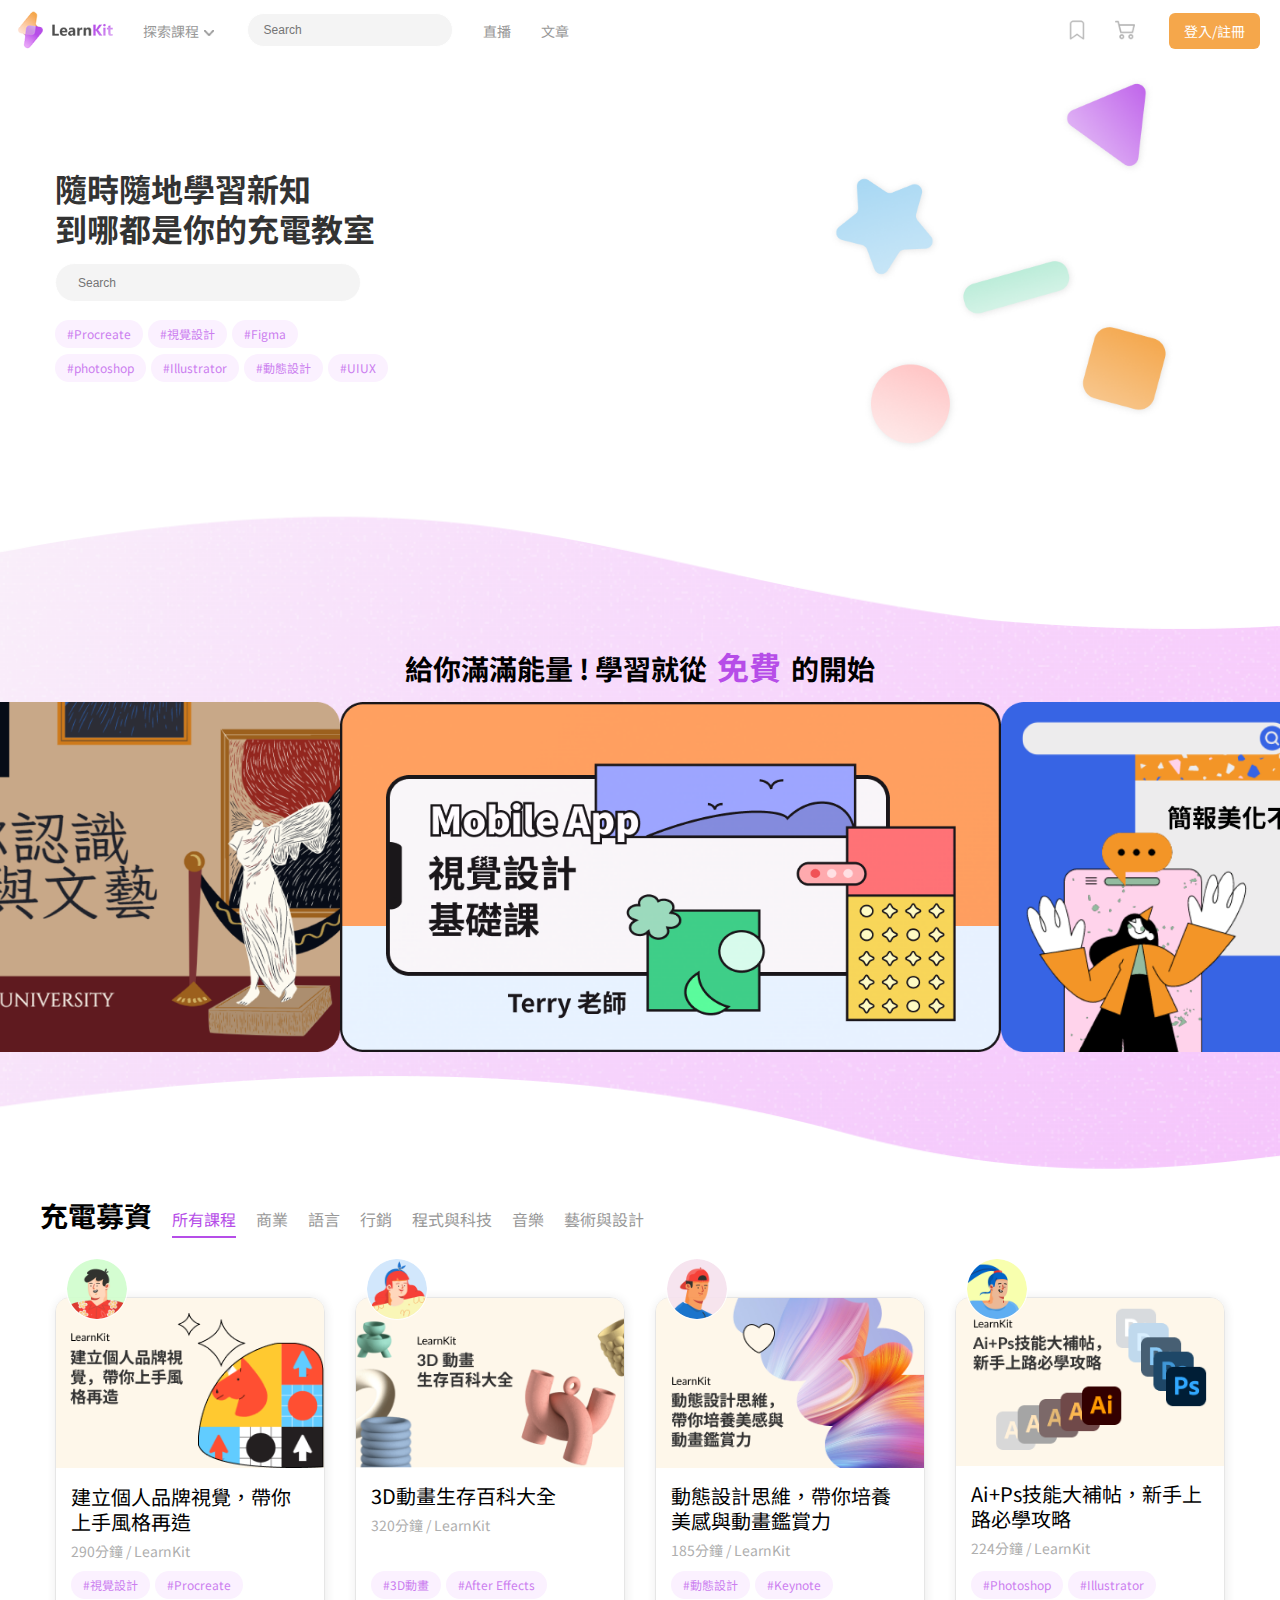
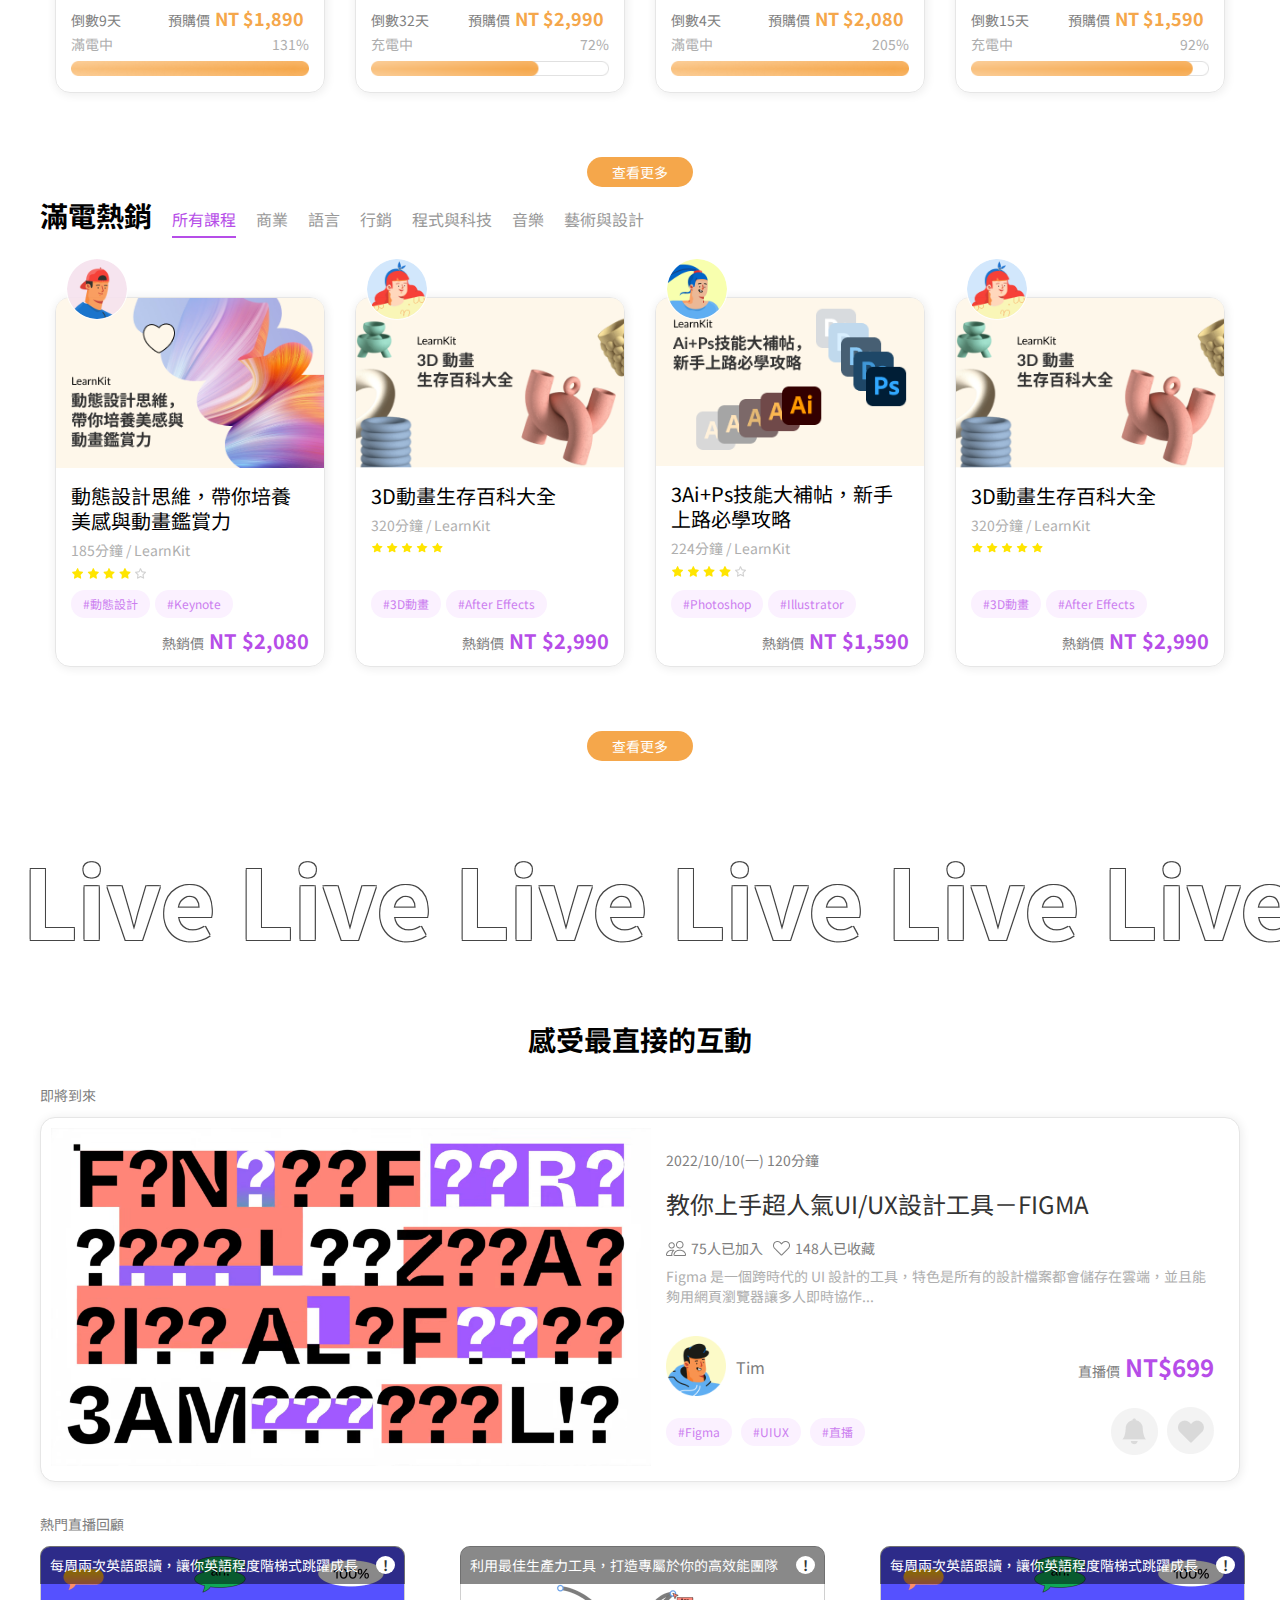
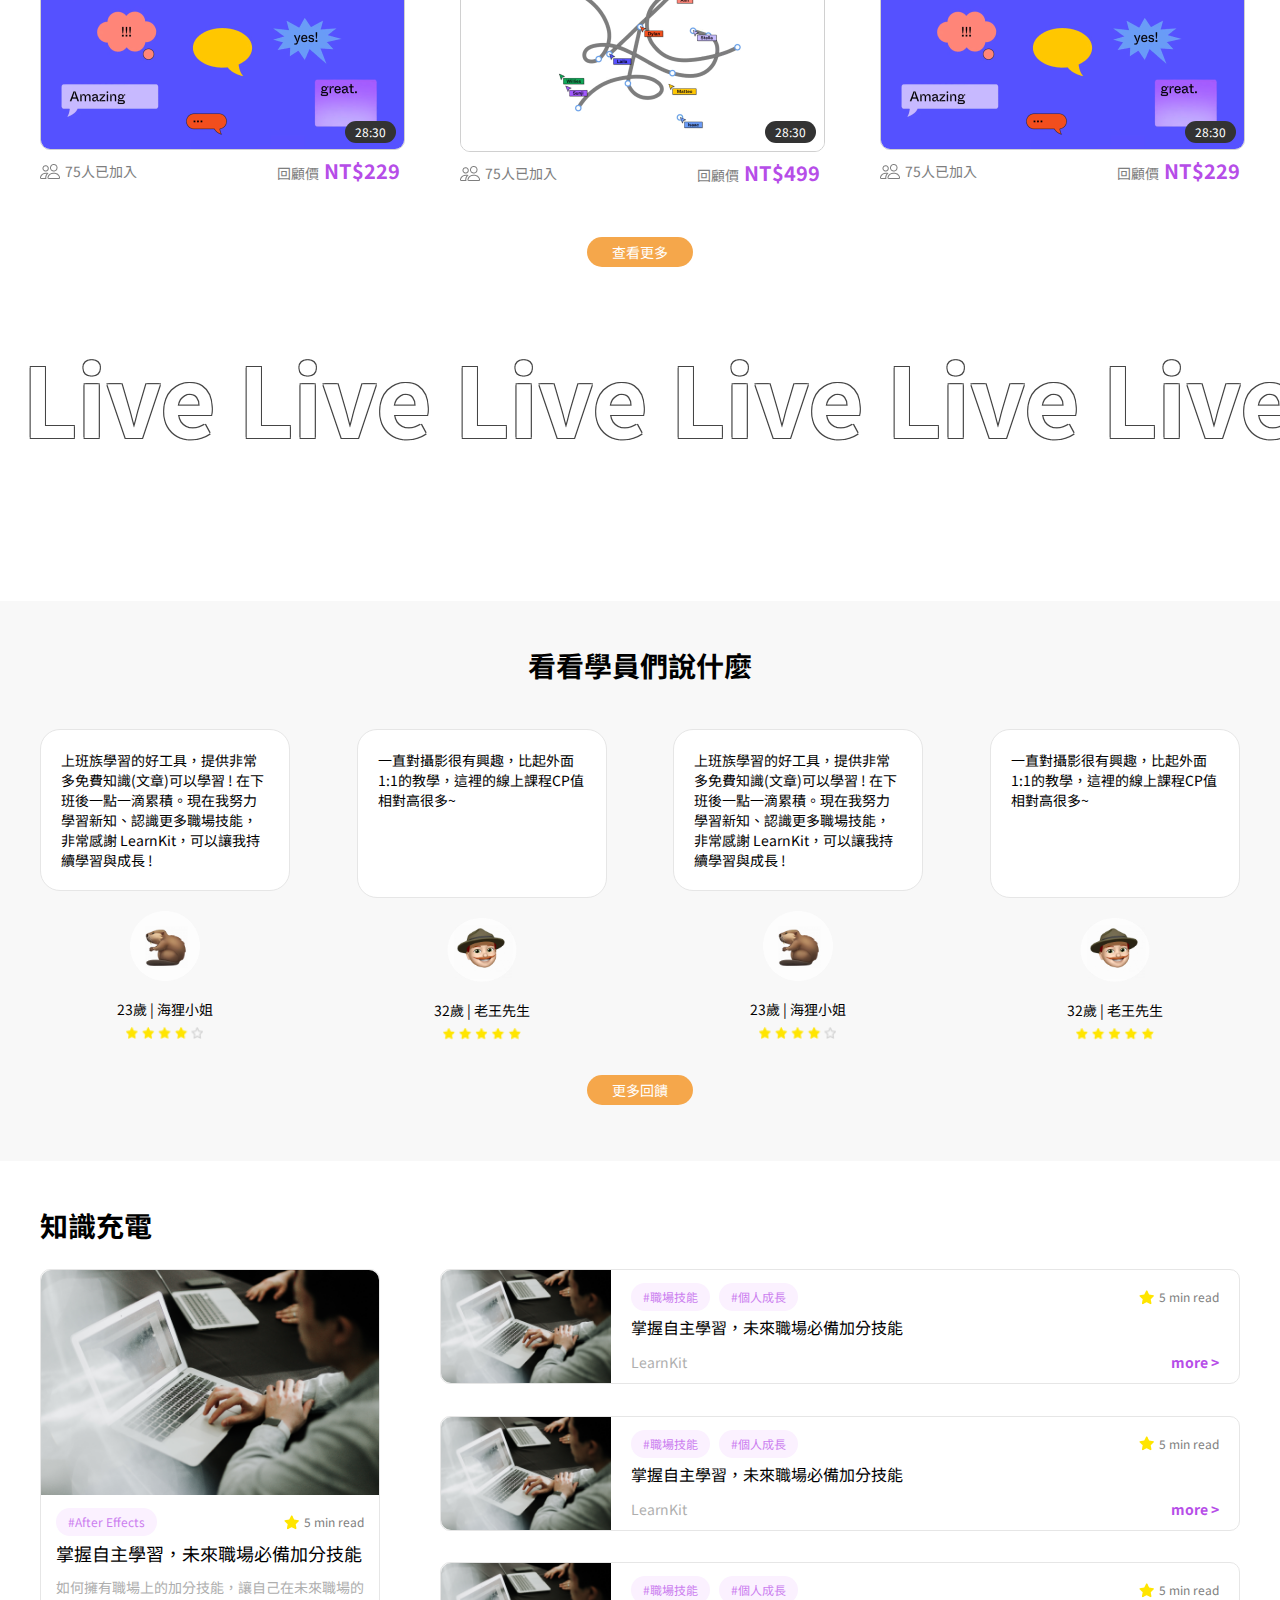
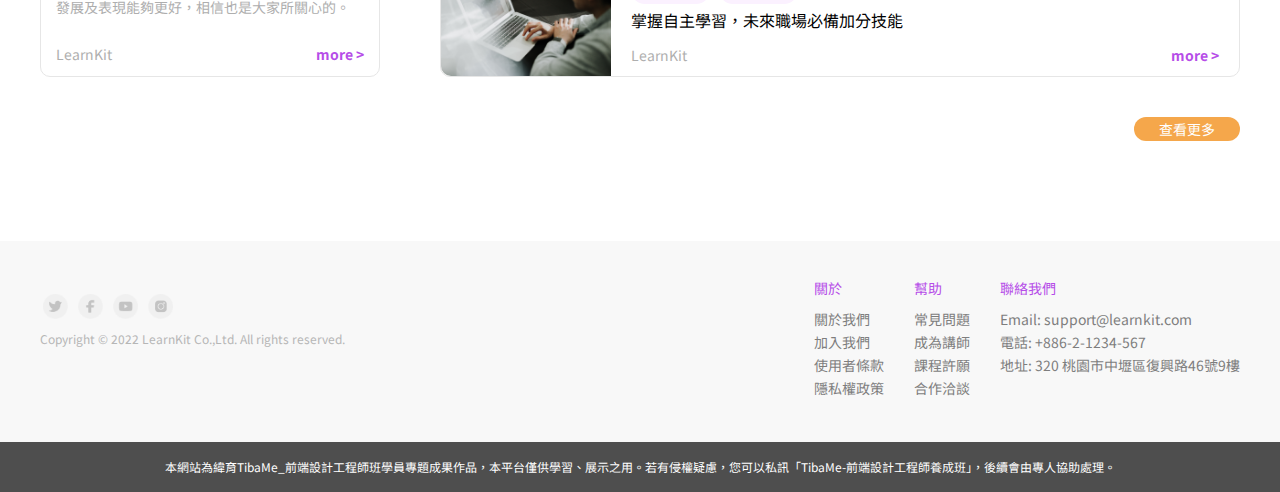
<file: index.html>
<!DOCTYPE html>
<html lang="en">
<head>
    <meta charset="UTF-8">
    <meta http-equiv="X-UA-Compatible" content="IE=edge">
    <meta name="viewport" content="width=device-width, initial-scale=1.0">
    <title>Document</title>
    <link rel="stylesheet" href="reset.css">
    <link rel="stylesheet" href="style.css">
    <!-- <link rel="stylesheet" href="https://cdnjs.cloudflare.com/ajax/libs/slick-carousel/1.8.1/slick.css"> -->
</head>
<body>
    <section class="header">
        <nav class="main-nav">
                <ul class="nav-item nav-item-left">
                    <img class="logo" src="./img_src/logo_140px.png" alt="">
                    <li class="scroll-nav">
                        <a href="#">探索課程<img src="./img_src/angle_down.png" alt=""></span></a>
                        <ul class="scroll-bar">
                            <li><a href="./allcourse.html">所有課程</a></li>
                            <li><a href="#">商業</a></li>
                            <li><a href="#">行銷</a></li>
                            <li><a href="#">語言</a></li>
                            <li><a href="#">程式與科技</a></li>
                            <li><a href="#">音樂</a></li>
                            <li><a href="#">藝術與設計</a></li>
                            <li><a href="#">生活品味</a></li>
                        </ul>
                    </li>
                    <li><input inputmode="search" placeholder="    Search" type="text"></li>
                    <li><a href="#">直播</a></li>
                    <li><a href="#">文章</a></li>
                </ul>
                <ul class="nav-item nav-item-right">
                    <li><img class="saved" src="./img_src/saved_48px.png" alt=""><a href="#"></a></li>
                    <li><img class="cart" src="./img_src/shopping-cart_48px.png" alt=""><a href="#"></a></li>
                    <li><a class="nav-login" href="./login-signup.html">登入/註冊</a></li>
                </ul>
        </nav>
    </section>
    <section class="container-1">
        <div class="learnwhere">
            <div class="learnwhere-item">
                <div class="learwhere-item-left">
                    <h1>隨時隨地學習新知<br>到哪都是你的充電教室</h1>
                    <input inputmode="search" placeholder="      Search" type="text">
                    <div class="hashtag">
                        <a href="#">#Procreate</a>
                        <a href="#">#視覺設計</a>
                        <a href="#">#Figma</a>
                    </div>
                    <div class="hashtag">
                        <a href="#">#photoshop</a>
                        <a href="#">#Illustrator</a>
                        <a href="#">#動態設計</a>
                        <a href="#">#UIUX</a>
                    </div>
                </div>
                <div class="learnwhere-item-right">
                    <img src="./img_src/learnwhere_right.png">
                </div>
            </div>
        </div>
    </section>
    <section class="container-2">
        <div class="freecourse">
            <div class="freecourse-title">
                <h2>給你滿滿能量 ! 學習就從<span>免費</span>的開始</h2>
            </div>
            <div class="freecourse-slider">
                <div><img src="./img_src/testcourse_left.png" alt=""><a href="./course_01.html"></a></div>
                <div><img src="./img_src/course_02.png" alt=""><a href="./course_01.html"></a></div>
                <div><img src="./img_src/testcourse_right.png" alt=""><a href="./course_01.html"></a></div>
            </div>
        </div>
    </section>
    <section class="container-3">
        <div class="upcoming">
            <div class="upcoming-title">
                <h2>充電募資</h2>
                <ul>
                    <li class="all"><a href="#">所有課程</a></li>
                    <li><a href="#">商業</a></li>
                    <li><a href="#">語言</a></li>
                    <li><a href="#">行銷</a></li>
                    <li><a href="#">程式與科技</a></li>
                    <li><a href="#">音樂</a></li>
                    <li><a href="#">藝術與設計</a></li>
                </ul>
            </div>
            <div class="card-wrap">
                <div class="card-list">
                    <img class="speaker" src="./img_src/speaker_03.png" alt="">
                    <a href="./course_01.html"><img class="card-image" src="./img_src/course_06.png" alt=""></a>
                    <div class="card-content">
                        <div class="flex-grow">
                            <h4>建立個人品牌視覺，帶你上手風格再造</h4>
                            <p class="time-speaker">290分鐘 / LearnKit</p>
                        </div>
                        <div class="flex-g-bar">
                            <div class="card-tag">
                                <div class="hashtag"><a href="#">#視覺設計</a></div>
                                <div class="hashtag"><a href="#">#Procreate</a></div>
                            </div>
                            <div class="card-date-price">
                                <p>倒數9天</p>
                                <p>預購價<span>NT $1,890</span></p>
                            </div>
                            <div class="card-ptage">
                                <p>滿電中</p>
                                <p>131%</p>
                            </div>
                            <img class="card-runbar" src="./img_src/runbar_02.png" alt="">
                        </div>
                    </div>
                </div>
                <div class="card-list">
                    <img class="speaker" src="./img_src/speaker_01.png" alt="">
                    <img class="card-image" src="./img_src/course_05.png" alt="">
                    <div class="card-content">
                        <div class="flex-grow">
                            <h4>3D動畫生存百科大全</h4>
                            <p class="time-speaker">320分鐘 / LearnKit</p>
                        </div>
                        <div class="flex-g-bar">
                            <div class="card-tag">
                                <div class="hashtag"><a href="#">#3D動畫</a></div>
                                <div class="hashtag"><a href="#">#After Effects</a></div>
                            </div>
                            <div class="card-date-price">
                                <p>倒數32天</p>
                                <p>預購價<span>NT $2,990</span></p>
                            </div>
                            <div class="card-ptage">
                                <p>充電中</p>
                                <p>72%</p>
                            </div>
                            <img class="card-runbar" src="./img_src/runbar_01.png" alt="">
                        </div>
                    </div>
                </div>
                <div class="card-list">
                    <img class="speaker" src="./img_src/speaker_02.png" alt="">
                    <img class="card-image" src="./img_src/course_07.png" alt="">
                    <div class="card-content">
                        <div class="flex-grow">
                            <h4>動態設計思維，帶你培養美感與動畫鑑賞力</h4>
                            <p class="time-speaker">185分鐘 / LearnKit</p>
                        </div>
                        <div class="flex-g-bar">
                            <div class="card-tag">
                                <div class="hashtag"><a href="#">#動態設計</a></div>
                                <div class="hashtag"><a href="#">#Keynote</a></div>
                            </div>
                            <div class="card-date-price">
                                    <p>倒數4天</p>
                                    <p>預購價<span>NT $2,080</span></p>
                                </div>
                            <div class="card-ptage">
                                <p>滿電中</p>
                                <p>205%</p>
                            </div>
                            <img class="card-runbar" src="./img_src/runbar_02.png" alt="">
                        </div>
                    </div>
                </div>
                <div class="card-list">
                    <img class="speaker" src="./img_src/speaker_04.png" alt="">
                    <img class="card-image" src="./img_src/course_08.png" alt="">
                    <div class="card-content">
                        <div class="flex-grow">
                            <h4>Ai+Ps技能大補帖，新手上路必學攻略</h4>
                            <p class="time-speaker">224分鐘 / LearnKit</p>
                        </div>
                        <div class="flex-g-bar">
                            <div class="card-tag">
                                <div class="hashtag"><a href="#">#Photoshop</a></div>
                                <div class="hashtag"><a href="#">#Illustrator</a></div>
                            </div>  
                            <div class="card-date-price">
                                <p>倒數15天</p>
                                <p>預購價<span>NT $1,590</span></p>
                            </div>
                            <div class="card-ptage">
                                <p>充電中</p>
                                <p>92%</p>
                            </div>
                            <img class="card-runbar" src="./img_src/runbar_03.png" alt="">
                        </div>
                    </div>
                </div>
            </div>
            <div class="more-btn upcoming-more">
                <a href="./allcourse.html">查看更多</a>
            </div>
        </div>
                </div>
            </div>
        </div>
    </section>
    <section class="container-4">
        <div class="upcoming">
            <div class="upcoming-title">
                <h2>滿電熱銷</h2>
                <ul>
                    <li class="all"><a href="#">所有課程</a></li>
                    <li><a href="#">商業</a></li>
                    <li><a href="#">語言</a></li>
                    <li><a href="#">行銷</a></li>
                    <li><a href="#">程式與科技</a></li>
                    <li><a href="#">音樂</a></li>
                    <li><a href="#">藝術與設計</a></li>
                </ul>
            </div>
            <div class="card-wrap">
                <div class="card-list">
                    <img class="speaker" src="./img_src/speaker_02.png" alt="">
                    <img class="card-image" src="./img_src/course_07.png" alt="">
                    <div class="card-content">
                        <div class="flex-grow">
                            <h4>動態設計思維，帶你培養美感與動畫鑑賞力</h4>
                            <p class="time-speaker">185分鐘 / LearnKit</p>
                            <img src="./img_src/feedback-score_4.png" alt="">
                        </div>
                        <div class="flex-g-bar">
                            <div class="card-tag">
                                <div class="hashtag"><a href="#">#動態設計</a></div>
                                <div class="hashtag"><a href="#">#Keynote</a></div>
                            </div>
                                <div class="card-date-price-2">
                                    <p>熱銷價<span> NT $2,080</span></p>
                                </div>
                        </div>
                    </div>
                </div>
                <div class="card-list">
                    <img class="speaker" src="./img_src/speaker_01.png" alt="">
                    <img class="card-image" src="./img_src/course_05.png" alt="">
                    <div class="card-content">
                        <div class="flex-grow">
                            <h4>3D動畫生存百科大全</h4>
                            <p class="time-speaker">320分鐘 / LearnKit</p>
                            <img src="./img_src/feedback-score_5.png" alt="">
                        </div>
                        <div class="flex-g-bar">
                            <div class="card-tag">
                                <div class="hashtag"><a href="#">#3D動畫</a></div>
                                <div class="hashtag"><a href="#">#After Effects</a></div>
                            </div>
                                <div class="card-date-price-2">
                                    <p>熱銷價<span> NT $2,990</span></p>
                                </div>
                        </div>
                    </div>
                </div>
                <div class="card-list">
                    <img class="speaker" src="./img_src/speaker_04.png" alt="">
                    <img class="card-image" src="./img_src/course_08.png" alt="">
                    <div class="card-content">
                        <div class="flex-grow">
                            <h4>3Ai+Ps技能大補帖，新手上路必學攻略</h4>
                            <p class="time-speaker">224分鐘 / LearnKit</p>
                            <img src="./img_src/feedback-score_4.png" alt="">
                        </div>
                        <div class="flex-g-bar">
                            <div class="card-tag">
                                <div class="hashtag"><a href="#">#Photoshop</a></div>
                                <div class="hashtag"><a href="#">#Illustrator</a></div>
                            </div>
                                <div class="card-date-price-2">
                                    <p>熱銷價<span> NT $1,590</span></p>
                                </div>
                        </div>
                    </div>
                </div>
                <div class="card-list">
                    <img class="speaker" src="./img_src/speaker_01.png" alt="">
                    <img class="card-image" src="./img_src/course_05.png" alt="">
                    <div class="card-content">
                        <div class="flex-grow">
                            <h4>3D動畫生存百科大全</h4>
                            <p class="time-speaker">320分鐘 / LearnKit</p>
                            <img src="./img_src/feedback-score_5.png" alt="">
                        </div>
                        <div class="flex-g-bar">
                            <div class="card-tag">
                                <div class="hashtag"><a href="#">#3D動畫</a></div>
                                <div class="hashtag"><a href="#">#After Effects</a></div>
                            </div>
                                <div class="card-date-price-2">
                                    <p>熱銷價<span> NT $2,990</span></p>
                                </div>
                        </div>
                    </div>
                </div>
            </div>
            <div class="more-btn upcoming-more">
                <a href="./allcourse.html">查看更多</a>
            </div>
        </div>
    </section>
    <section class="container-5">
        <div class="live-marquee-top">
            <div class="track-top">
            <div class="marquee-title">&nbsp;Live Live Live Live Live Live Live Live Live Live Live Live Live Live Live Live Live Live Live Live Live Live Live Live Live Live Live Live Live Live Live Live Live Live Live Live Live Live Live Live Live Live Live Live Live Live Live Live Live
            </div>
            </div>
        </div>
        <div class="live">
            <div class="live-title">
                <h2>感受最直接的互動</h2>
            </div>
            <div class="live-title-small">
                <p>即將到來</p>
            </div>
            <div class="live-upcoming">
                <div class="live-upcoming-card">
                    <a href="#"><img class="live-img" src="./img_src/live_01.png" alt=""></a>
                    <div class="live-upcoming-content">
                        <p class="date-time">2022/10/10(一) 120分鐘</p>
                        <a class="title" href="#"><h3>教你上手超人氣UI/UX設計工具－FIGMA</h3></a>
                        <div class="live-join-saved">
                            <div class="join">
                                <img src="./img_src/join-icon.png" alt="">
                                <p>75人已加入</p>
                            </div>
                            <div class="saved">
                                <img src="./img_src/like_icon_03.png" alt="">
                                <p>148人已收藏</p>
                            </div>                            
                        </div>
                        <p class="live-p">Figma 是一個跨時代的 UI 設計的工具，特色是所有的設計檔案都會儲存在雲端，並且能夠用網頁瀏覽器讓多人即時協作...</p>
                        <div class="speaker-price">
                            <div class="speaker">
                                <a href="#"><img src="./img_src/speaker_05.png" alt=""></a>
                                <a href="#">Tim</a>
                            </div>
                            <div class="price">
                                <p>直播價<span> NT$699</span></p>
                            </div>
                        </div>
                        <div class="tag-like-saved">
                            <div class="hashtag">
                                <a href="#">#Figma</a>
                                <a href="#">#UIUX</a>
                                <a href="#">#直播</a>
                            </div>
                            <div class="remind-saved">
                                <a class="btn-remind" href="#"><img src="./img_src/remind-btn.png" alt=""></a>
                                <a class="btn-saved" href="#"><img src="./img_src/like-btn.png" alt=""></a>
                            </div>
                        </div>
                    </div>
                </div>
            </div>
            <div class="live-title-small">
                <p>熱門直播回顧</p>
            </div>
            <div class="live-popular">
                <div class="live-popular-list">
                    <div class="live-title">
                        <a href="#"><p>每周兩次英語跟讀，讓你英語程度階梯式跳躍成長</p></a>
                        <p class="live-detail">!</p>
                    </div>
                    <div class="time">
                        <p>28:30</p>
                    </div>
                    <div class="live-img">
                        <a href="#"><img src="./img_src/live_02.png" alt=""></a>
                    </div>
                    <div class="live-popular-join-price">
                        <div class="join">
                            <img src="./img_src/join-icon.png" alt="">
                            <p>75人已加入</p>
                        </div>
                        <div class="price">
                            <p>回顧價<span> NT$229</span></p>
                        </div>
                    </div>
                </div>
                <div class="live-popular-list">
                    <div class="live-title">
                        <a href="#"><p>利用最佳生產力工具，打造專屬於你的高效能團隊</p></a>
                        <p class="live-detail">!</p>
                    </div>
                    <div class="time">
                        <p>28:30</p>
                    </div>
                    <div class="live-img">
                        <a href="#"><img src="./img_src/live_03.png" alt=""></a>
                    </div>
                    <div class="live-popular-join-price">
                        <div class="join">
                            <img src="./img_src/join-icon.png" alt="">
                            <p>75人已加入</p>
                        </div>
                        <div class="price">
                            <p>回顧價<span> NT$499</span></p>
                        </div>
                    </div>
                </div>
                <div class="live-popular-list">
                    <div class="live-title">
                        <a href="#"><p>每周兩次英語跟讀，讓你英語程度階梯式跳躍成長</p></a>
                        <p class="live-detail">!</p>
                    </div>
                    <div class="time">
                        <p>28:30</p>
                    </div>
                    <div class="live-img">
                        <a href="#"><img src="./img_src/live_02.png" alt=""></a>
                    </div>
                    <div class="live-popular-join-price">
                        <div class="join">
                            <img src="./img_src/join-icon.png" alt="">
                            <p>75人已加入</p>
                        </div>
                        <div class="price">
                            <p>回顧價<span> NT$229</span></p>
                        </div>
                    </div>
                </div>
            </div>
            <div class="more-btn">
                <a href="#">查看更多</a>
            </div>
        </div>
        <div class="live-marquee-bottom">
            <div class="track-bottom">
            <div class="marquee-title">&nbsp;Live Live Live Live Live Live Live Live Live Live Live Live Live Live Live Live Live Live Live Live Live Live Live Live Live Live Live Live Live Live Live Live Live Live Live Live Live Live Live Live Live Live Live Live Live Live Live Live Live
            </div>
            </div>
        </div>
    </section>
    <section class="container-6">
        <div class="feedback">
            <div class="feedback-title">
                <h2>看看學員們說什麼</h2>
            </div>
            <div class="feedback-list">
                <div class="feedback-card">
                    <p class="feedback-content">上班族學習的好工具，提供非常多免費知識(文章)可以學習 ! 在下班後一點一滴累積。現在我努力學習新知、認識更多職場技能，非常感謝 LearnKit，可以讓我持續學習與成長 !</p>
                    <div class="feedback-img"><img src="./img_src/feedback_01.png" alt=""></div>
                    <p>23歲 | 海狸小姐</p>
                    <img class="feedback-score" src="./img_src/feedback-score_4.png" alt="">
                </div>
                <div class="feedback-card">
                    <p class="feedback-content">一直對攝影很有興趣，比起外面1:1的教學，這裡的線上課程CP值相對高很多~</p>
                    <div class="feedback-img"><img src="./img_src/feedback_02.png" alt=""></div>
                    <p>32歲 | 老王先生</p>
                    <img class="feedback-score" src="./img_src/feedback-score_5.png" alt="">
                </div>
                <div class="feedback-card">
                    <p class="feedback-content">上班族學習的好工具，提供非常多免費知識(文章)可以學習 ! 在下班後一點一滴累積。現在我努力學習新知、認識更多職場技能，非常感謝 LearnKit，可以讓我持續學習與成長 !</p>
                    <div class="feedback-img"><img src="./img_src/feedback_01.png" alt=""></div>
                    <p>23歲 | 海狸小姐</p>
                    <img class="feedback-score" src="./img_src/feedback-score_4.png" alt="">
                </div>
                <div class="feedback-card">
                    <p class="feedback-content">一直對攝影很有興趣，比起外面1:1的教學，這裡的線上課程CP值相對高很多~</p>
                    <div class="feedback-img"><img src="./img_src/feedback_02.png" alt=""></div>
                    <p>32歲 | 老王先生</p>
                    <img class="feedback-score" src="./img_src/feedback-score_5.png" alt="">
                </div>
            </div>
            <div class="more-btn">
                <a href="#">更多回饋</a>
            </div>
        </div>
    </section>
    <section class="container-7">
        <div class="article">
            <div class="article-title">
                <h2>知識充電</h2>
            </div>
            <div class="article-wrap">
                <article class="article-left">
                    <img class="article-left-img" src="./img_src/article_01.png" alt="">
                    <div class="article-left-content">
                        <div class="hashtag-readtime">
                            <div class="hashtag">
                                <a href="#">#After Effects</a>
                            </div>
                            <div class="read-time">
                                <img src="./img_src/star_01.png" alt="">
                                <p>5 min read</p>
                            </div>
                        </div>
                        <h4>掌握自主學習，未來職場必備加分技能</h4>
                        <p class="content">如何擁有職場上的加分技能，讓自己在未來職場的發展及表現能夠更好，相信也是大家所關心的。</p>
                        <div class="author-more">
                            <p>LearnKit</p>
                            <p class="more">more ></p>
                        </div>
                    </div>
                </article>
                <article class="article-right">
                    <div class="article-right-card">
                        <div class="article-right-img">
                            <img src="./img_src/article_01.png" alt="">
                        </div>
                        <div class="article-right-content">
                            <div class="hashtag-readtime">
                                <div class="hashtag">
                                    <a href="#">#職場技能</a>
                                    <a href="#">#個人成長</a>
                                </div>
                                <div class="read-time">
                                    <img src="./img_src/star_01.png" alt="">
                                    <p>5 min read</p>
                                </div>
                            </div>
                            <h4>掌握自主學習，未來職場必備加分技能</h4>
                            <div class="author-more">
                                <p>LearnKit</p>
                                <p class="more">more ></p>
                            </div>
                        </div>
                    </div>
                    <div class="article-right-card">
                        <div class="article-right-img">
                            <img src="./img_src/article_01.png" alt="">
                        </div>
                        <div class="article-right-content">
                            <div class="hashtag-readtime">
                                <div class="hashtag">
                                    <a href="#">#職場技能</a>
                                    <a href="#">#個人成長</a>
                                </div>
                                <div class="read-time">
                                    <img src="./img_src/star_01.png" alt="">
                                    <p>5 min read</p>
                                </div>
                            </div>
                            <h4>掌握自主學習，未來職場必備加分技能</h4>
                            <div class="author-more">
                                <p>LearnKit</p>
                                <p class="more">more ></p>
                            </div>
                        </div>
                    </div>
                    <div class="article-right-card">
                        <div class="article-right-img">
                            <img src="./img_src/article_01.png" alt="">
                        </div>
                        <div class="article-right-content">
                            <div class="hashtag-readtime">
                                <div class="hashtag">
                                    <a href="#">#職場技能</a>
                                    <a href="#">#個人成長</a>
                                </div>
                                <div class="read-time">
                                    <img src="./img_src/star_01.png" alt="">
                                    <p>5 min read</p>
                                </div>
                            </div>
                            <h4>掌握自主學習，未來職場必備加分技能</h4>
                            <div class="author-more">
                                <p>LearnKit</p>
                                <p class="more">more ></p>
                            </div>
                        </div>
                    </div>
                </article>
            </div>
            <div class="more-btn">
                <a href="#">查看更多</a>
            </div>
        </div>
    </section>
    <footer class="container-8">
        <div class="footer-wrap">
            <div class="footer-left">
                <div class="footer-brand">
                    <!-- <img class="footer-logo" src="/img_src/logo_140px.png" alt=""> -->
                    <div class="footer-btn-social">
                        <a href=""><img src="./img_src/btn-tw.png" alt=""></a>
                        <a href=""><img src="./img_src/btn-fb.png" alt=""></a>
                        <a href=""><img src="./img_src/btn-yt.png" alt=""></a>
                        <a href=""><img src="./img_src/btn-ig.png" alt=""></a>
                    </div>
                    <div class="copyright">
                        <p>Copyright &copy; 2022 LearnKit Co.,Ltd. All rights reserved.</p>
                    </div>
                </div>
            </div>
            <div class="footer-right">
                <div class="footer-menu">
                    <div class="about-us">
                        <h4>關於</h4>
                        <ul>
                            <li>關於我們</li>
                            <li>加入我們</li>
                            <li>使用者條款</li>
                            <li>隱私權政策</li>
                        </ul>
                    </div>
                    <div class="about-us">
                        <h4>幫助</h4>
                        <ul>
                            <li>常見問題</li>
                            <li>成為講師</li>
                            <li>課程許願</li>
                            <li>合作洽談</li>
                        </ul>
                    </div>
                    <div class="about-us">
                        <h4>聯絡我們</h4>
                        <ul>
                            <li>Email: support@learnkit.com</li>
                            <li>電話: +886-2-1234-567</li>
                            <li>地址: 320 桃園市中壢區復興路46號9樓</li>
                        </ul>
                    </div>
                </div>
            </div>
        </div>
    </footer>
    <div class="personal-project">
        <p>本網站為緯育TibaMe_前端設計工程師班學員專題成果作品，本平台僅供學習、展示之用。若有侵權疑慮，您可以私訊「TibaMe-前端設計工程師養成班」，後續會由專人協助處理。</p>
    </div>
</body>
</html>
</file>
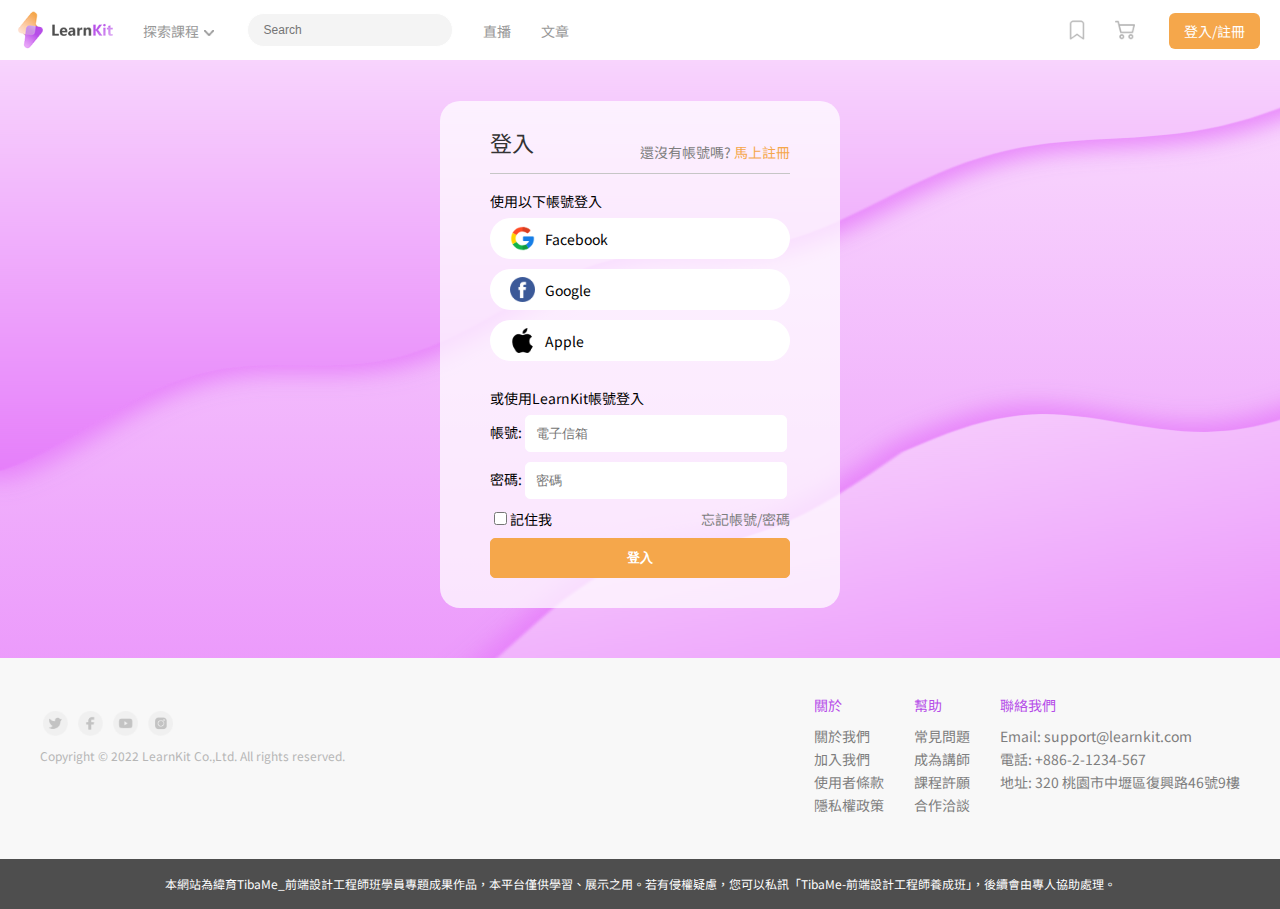
<file: login-signup.html>
<!DOCTYPE html>
<html lang="en">
<head>
    <meta charset="UTF-8">
    <meta http-equiv="X-UA-Compatible" content="IE=edge">
    <meta name="viewport" content="width=device-width, initial-scale=1.0">
    <title>Document</title>
    <link rel="stylesheet" href="reset.css">
    <link rel="stylesheet" href="style.css">
    <style>
        .container-17{
            height: 50px;
        }
        .container-18{
            background-image: url(./img_src/login-background.svg);
            background-attachment: fixed;
            background-size: cover;
            background-repeat: no-repeat;
            display: flex;
            justify-content: center;
        }
        .signup-login-wrap{
            background-color: rgba(255, 255, 255, 0.727);
            width: 400px;
            display: flex;
            justify-content: center;
            margin: 50px 0;
            border-radius: 20px;
        }
        .signup-login{
            width: 300px;
            padding: 30px 0;
        }
        .signup-login .login{
            display: flex;
            justify-content: space-between;
            align-items: center;
            border-bottom: 1px solid #c6c6c6;
        }
        .signup-login .login-title{
            color: #333;
            font-size: 22px;
            margin-bottom: 20px;
        }
        .signup-login .signup-title{
            color: #7E7E7E;
        }
        .signup-login .signup-title a{
            color: #F5A74B;
            text-decoration: none;
        }
        .signup-login .other-title{
            margin: 20px 0 10px 0;
        }
        .other-login{
            display: flex;
            flex-direction: column;
            align-content: center;
            gap: 10px;
        }
        .other-login p{
            display: flex;
            justify-content: flex;
            align-items: center;
            gap: 10px;
            border-radius: 30px;
            background-color: #fff;
            padding: 8px 20px;
            cursor: pointer;
        }
        .other-login img{
            width: 25px;
        }
        .learnkit-login{
            margin: 30px 0 10px 0px;
        }
        .account-password{
            display: flex;
            flex-direction: column;
            gap: 10px;
            margin-bottom: 10px;
        }
        .account-password input{
            width: 240px;
            border: 1px solid #fff;
            padding: 10px;
            border-radius: 5px;
        }
        .rememberme-forget{
            display: flex;
            justify-content: space-between;
            margin-bottom: 10px;
            align-items: center;
        }
        .rememberme-forget a{
            text-decoration: none;
            color: #7E7E7E;
        }
        .btn-login{
            display: flex;
            justify-content: center;
            width: 100%;
            background-color: #F5A74B;
            border: 1px solid #F5A74B;
            border-radius: 5px;
            padding: 10px 20px;
            color: #fff;
            font-weight: 700;
            cursor: pointer;
        }
    </style>
</head>
<body>
    <section class="header">
        <nav class="main-nav">
                <ul class="nav-item nav-item-left">
                    <a href="./index.html"><img class="logo" src="./img_src/logo_140px.png" alt=""></a>
                    <li class="scroll-nav">
                        <a href="#">探索課程<img src="./img_src/angle_down.png" alt=""></span></a>
                        <ul class="scroll-bar">
                            <li><a href="./allcourse.html">所有課程</a></li>
                            <li><a href="#">商業</a></li>
                            <li><a href="#">行銷</a></li>
                            <li><a href="#">語言</a></li>
                            <li><a href="#">程式與科技</a></li>
                            <li><a href="#">音樂</a></li>
                            <li><a href="#">藝術與設計</a></li>
                            <li><a href="#">生活品味</a></li>
                        </ul>
                    </li>
                    <li><input inputmode="search" placeholder="    Search" type="text"></li>
                    <li><a href="#">直播</a></li>
                    <li><a href="#">文章</a></li>
                </ul>
                <ul class="nav-item nav-item-right">
                    <li><img class="saved" src="./img_src/saved_48px.png" alt=""><a href="#"></a></li>
                    <li><img class="cart" src="./img_src/shopping-cart_48px.png" alt=""><a href="#"></a></li>
                    <li><a class="nav-login" href="./login-signup.html">登入/註冊</a></li>
                </ul>
        </nav>
    </section>
    <section class="container-17">
    </section>
    <section class="container-18">
        <div class="signup-login-wrap">
            <div class="signup-login">
                <div class="login">
                    <p class="login-title">登入</p>
                    <p class="signup-title">還沒有帳號嗎? <a href="./signup.html">馬上註冊</a></p>
                </div>
                <p class="other-title">使用以下帳號登入</p>
                <div class="other-login">
                    <p><img src="./img_src/google.png" alt=""> Facebook</p>
                    <p><img src="./img_src/facebook.png" alt=""> Google</p>
                    <p><img src="./img_src/apple.png" alt=""> Apple</p>
                </div>
                <p class="learnkit-login">或使用LearnKit帳號登入</p>
                <div class="account-password">
                    <p>帳號: <input type="email" name="email" placeholder="電子信箱" class="form-control"></p>
                    <p>密碼: <input type="password" name="password" placeholder="密碼" class="form-control"></p>
                </div>
                <div class="rememberme-forget">
                    <p><input type="checkbox">記住我</p>
                    <p class="forget"><a href="#">忘記帳號/密碼</a></p>
                </div>
                <button class="btn-login">登入</button>
            </div>
        </div>
    </section>


    <footer class="container-8">
        <div class="footer-wrap">
            <div class="footer-left">
                <div class="footer-brand">
                    <!-- <img class="footer-logo" src="/img_src/logo_140px.png" alt=""> -->
                    <div class="footer-btn-social">
                        <a href=""><img src="./img_src/btn-tw.png" alt=""></a>
                        <a href=""><img src="./img_src/btn-fb.png" alt=""></a>
                        <a href=""><img src="./img_src/btn-yt.png" alt=""></a>
                        <a href=""><img src="./img_src/btn-ig.png" alt=""></a>
                    </div>
                    <div class="copyright">
                        <p>Copyright &copy; 2022 LearnKit Co.,Ltd. All rights reserved.</p>
                    </div>
                </div>
            </div>
            <div class="footer-right">
                <div class="footer-menu">
                    <div class="about-us">
                        <h4>關於</h4>
                        <ul>
                            <li>關於我們</li>
                            <li>加入我們</li>
                            <li>使用者條款</li>
                            <li>隱私權政策</li>
                        </ul>
                    </div>
                    <div class="about-us">
                        <h4>幫助</h4>
                        <ul>
                            <li>常見問題</li>
                            <li>成為講師</li>
                            <li>課程許願</li>
                            <li>合作洽談</li>
                        </ul>
                    </div>
                    <div class="about-us">
                        <h4>聯絡我們</h4>
                        <ul>
                            <li>Email: support@learnkit.com</li>
                            <li>電話: +886-2-1234-567</li>
                            <li>地址: 320 桃園市中壢區復興路46號9樓</li>
                        </ul>
                    </div>
                </div>
            </div>
        </div>
    </footer>
    <div class="personal-project">
        <p>本網站為緯育TibaMe_前端設計工程師班學員專題成果作品，本平台僅供學習、展示之用。若有侵權疑慮，您可以私訊「TibaMe-前端設計工程師養成班」，後續會由專人協助處理。</p>
    </div>
</body>
</html>
</file>
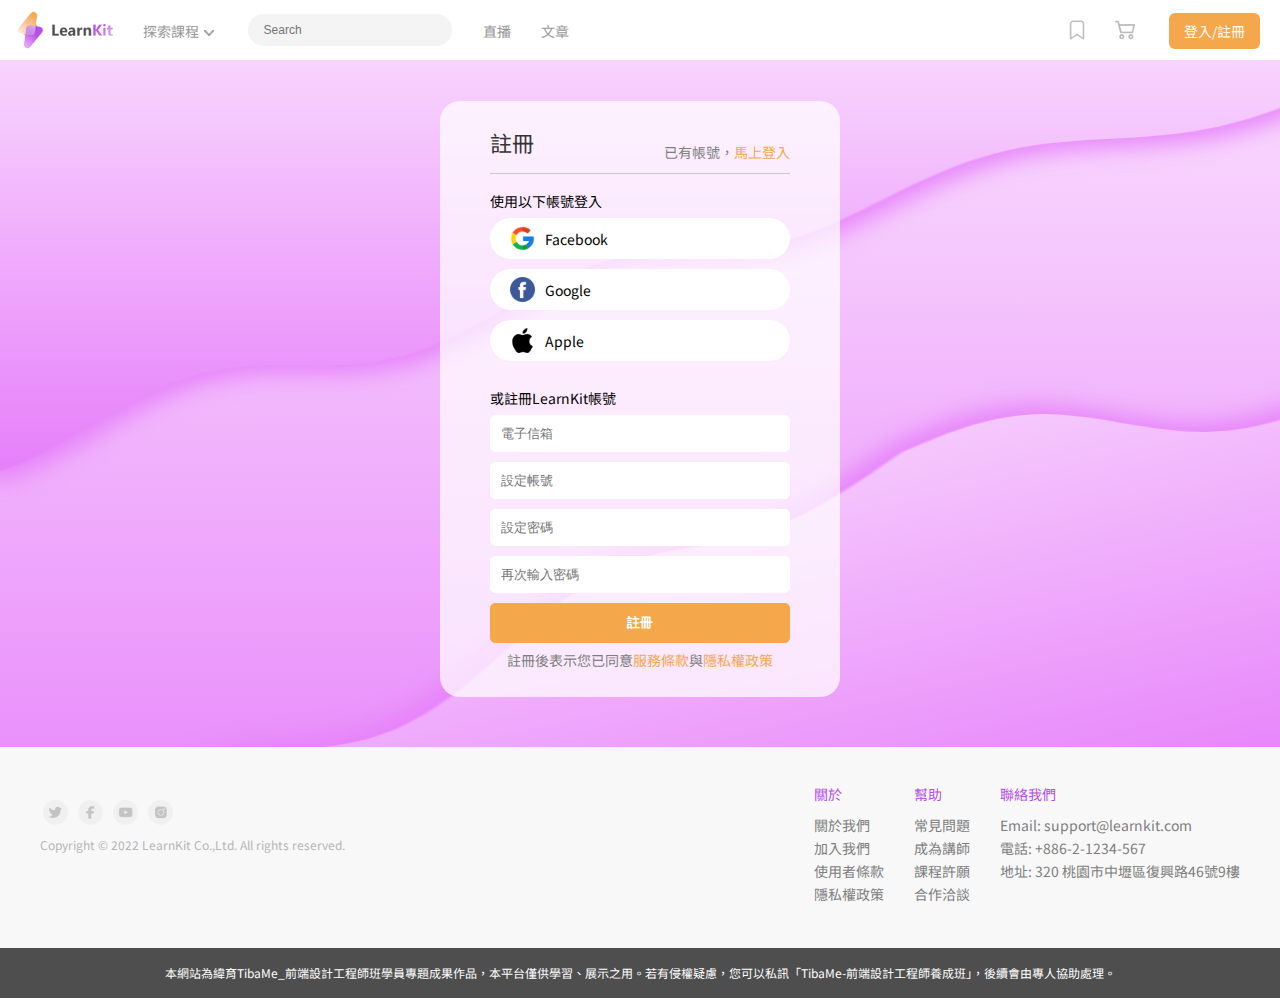
<file: signup.html>
<!DOCTYPE html>
<html lang="en">
<head>
    <meta charset="UTF-8">
    <meta http-equiv="X-UA-Compatible" content="IE=edge">
    <meta name="viewport" content="width=device-width, initial-scale=1.0">
    <title>Document</title>
    <link rel="stylesheet" href="reset.css">
    <link rel="stylesheet" href="style.css">
    <style>
        .container-17{
            height: 50px;
        }
        .container-18{
            background-image: url(./img_src/login-background.svg);
            background-size: cover;
            background-repeat: no-repeat;
            background-attachment: fixed;
            display: flex;
            justify-content: center;
        }
        .signup-login-wrap{
            background-color: rgba(255, 255, 255, 0.727);
            width: 400px;
            display: flex;
            justify-content: center;
            margin: 50px 0;
            border-radius: 20px;
        }
        .signup-login{
            width: 300px;
            padding: 30px 0;
        }
        .signup-login .login{
            display: flex;
            justify-content: space-between;
            align-items: center;
            border-bottom: 1px solid #c6c6c6;
        }
        .signup-login .login-title{
            color: #333;
            font-size: 22px;
            margin-bottom: 20px;
        }
        .signup-login .signup-title{
            color: #7E7E7E;
        }
        .signup-login .signup-title a{
            text-decoration: none;
            color: #F5A74B;
        }
        .signup-login .other-title{
            margin: 20px 0 10px 0;
        }
        .other-login{
            display: flex;
            flex-direction: column;
            align-content: center;
            gap: 10px;
        }
        .other-login p{
            display: flex;
            justify-content: flex;
            align-items: center;
            gap: 10px;
            border-radius: 30px;
            background-color: #fff;
            padding: 8px 20px;
            cursor: pointer;
        }
        .other-login img{
            width: 25px;
        }
        .learnkit-login{
            margin: 30px 0 10px 0px;
        }
        .account-password{
            display: flex;
            flex-direction: column;
            gap: 10px;
            margin-bottom: 10px;
        }
        .account-password input{
            flex-grow: 1;
            /* width: 100%; */
            /* width: 240px; */
            border: 1px solid #fff;
            padding: 10px;
            border-radius: 5px;
        }
        .btn-login{
            display: flex;
            justify-content: center;
            width: 100%;
            background-color: #F5A74B;
            border: 1px solid #F5A74B;
            border-radius: 5px;
            padding: 10px 20px;
            color: #fff;
            font-weight: 700;
            cursor: pointer;
        }
        .privacy-policy{
            display: flex;
            justify-content: center;
            margin-top: 10px;
        }
        .privacy-policy p{
            color: #7E7E7E;
        }
        .privacy-policy a{
            text-decoration: none;
            color: #F5A74B;
        }
    </style>
</head>
<body>
    <section class="header">
        <nav class="main-nav">
                <ul class="nav-item nav-item-left">
                    <a href="./index.html"><img class="logo" src="./img_src/logo_140px.png" alt=""></a>
                    <li class="scroll-nav">
                        <a href="#">探索課程<img src="./img_src/angle_down.png" alt=""></span></a>
                        <ul class="scroll-bar">
                            <li><a href="./allcourse.html">所有課程</a></li>
                            <li><a href="#">商業</a></li>
                            <li><a href="#">行銷</a></li>
                            <li><a href="#">語言</a></li>
                            <li><a href="#">程式與科技</a></li>
                            <li><a href="#">音樂</a></li>
                            <li><a href="#">藝術與設計</a></li>
                            <li><a href="#">生活品味</a></li>
                        </ul>
                    </li>
                    <li><input inputmode="search" placeholder="    Search" type="text"></li>
                    <li><a href="#">直播</a></li>
                    <li><a href="#">文章</a></li>
                </ul>
                <ul class="nav-item nav-item-right">
                    <li><img class="saved" src="./img_src/saved_48px.png" alt=""><a href="#"></a></li>
                    <li><img class="cart" src="./img_src/shopping-cart_48px.png" alt=""><a href="#"></a></li>
                    <li><a class="nav-login" href="./login-signup.html">登入/註冊</a></li>
                </ul>
        </nav>
    </section>
    <section class="container-17">
    </section>
    <section class="container-18">
        <div class="signup-login-wrap">
            <div class="signup-login">
                <div class="login">
                    <p class="login-title">註冊</p>
                    <p class="signup-title">已有帳號，<span><a href="./login-signup.html">馬上登入</a></span></p>
                </div>
                <p class="other-title">使用以下帳號登入</p>
                <div class="other-login">
                    <p><img src="./img_src/google.png" alt=""> Facebook</p>
                    <p><img src="./img_src/facebook.png" alt=""> Google</p>
                    <p><img src="./img_src/apple.png" alt=""> Apple</p>
                </div>
                <p class="learnkit-login">或註冊LearnKit帳號</p>
                <div class="account-password">
                    <input type="email" name="email" placeholder="電子信箱" class="form-control">
                    <input type="text" name="account" placeholder="設定帳號" class="form-control">
                    <input type="password" name="password" placeholder="設定密碼" class="form-control">
                    <input type="password" name="password" placeholder="再次輸入密碼
                        " class="form-control">
                </div>
                <button class="btn-login">註冊</button>
                <div class="privacy-policy">
                    <p>
                    註冊後表示您已同意<a href="#">服務條款</a>與<a href="#">隱私權政策</a></p>
                </div>
            </div>
        </div>
    </section>


    <footer class="container-8">
        <div class="footer-wrap">
            <div class="footer-left">
                <div class="footer-brand">
                    <!-- <img class="footer-logo" src="/img_src/logo_140px.png" alt=""> -->
                    <div class="footer-btn-social">
                        <a href=""><img src="./img_src/btn-tw.png" alt=""></a>
                        <a href=""><img src="./img_src/btn-fb.png" alt=""></a>
                        <a href=""><img src="./img_src/btn-yt.png" alt=""></a>
                        <a href=""><img src="./img_src/btn-ig.png" alt=""></a>
                    </div>
                    <div class="copyright">
                        <p>Copyright &copy; 2022 LearnKit Co.,Ltd. All rights reserved.</p>
                    </div>
                </div>
            </div>
            <div class="footer-right">
                <div class="footer-menu">
                    <div class="about-us">
                        <h4>關於</h4>
                        <ul>
                            <li>關於我們</li>
                            <li>加入我們</li>
                            <li>使用者條款</li>
                            <li>隱私權政策</li>
                        </ul>
                    </div>
                    <div class="about-us">
                        <h4>幫助</h4>
                        <ul>
                            <li>常見問題</li>
                            <li>成為講師</li>
                            <li>課程許願</li>
                            <li>合作洽談</li>
                        </ul>
                    </div>
                    <div class="about-us">
                        <h4>聯絡我們</h4>
                        <ul>
                            <li>Email: support@learnkit.com</li>
                            <li>電話: +886-2-1234-567</li>
                            <li>地址: 320 桃園市中壢區復興路46號9樓</li>
                        </ul>
                    </div>
                </div>
            </div>
        </div>
    </footer>
    <div class="personal-project">
        <p>本網站為緯育TibaMe_前端設計工程師班學員專題成果作品，本平台僅供學習、展示之用。若有侵權疑慮，您可以私訊「TibaMe-前端設計工程師養成班」，後續會由專人協助處理。</p>
    </div>
</body>
</html>
</file>
<file: style.css>
@import url('https://fonts.googleapis.com/css2?family=Lato:ital,wght@0,100;0,300;0,400;0,700;0,900;1,100;1,300;1,400;1,700;1,900&family=Noto+Sans+TC:wght@400;700;900&display=swap');
        body{
            font-family: 'Noto Sans TC', sans-serif;
            unicode-range: U+4E00-9FFF;
        }
        /* body{
            font-family: 'Lato', sans-serif;
            unicode-range: U+00-024F;
        } */
        h1{
            font-size: 32px;
        }
        h2{
            font-size: 28px;
        }
        h3{
            font-size: 24px;
        }
        h4{
            font-size: 20px;
        }
        p{
            font-size: 14px;
        }
        .header{
            display: flex;
            justify-content: center;
            border-bottom: 1px solid #EBEBEB;
            background: #fff;
        }
        .main-nav{
            z-index: 100;
            width: 100%;
            display: flex;
            position: fixed;
            margin: auto;
            height: 60px;
            justify-content: space-between;
            background-color: #fff;
        }
        .scroll-nav{
            position: relative;
            display: block;
            padding: 20px;
        }
        .scroll-nav a>img{
            width: 10px;
            margin: 0 3px 1px 5px;
        }
        .scroll-bar{
            width: 8em;
            background-color: #fff;
            position: absolute;
            top: 100%;
            display: none;
            border: 1px solid #e6e6e6;
        }
        .nav-item-left li a:hover{
            border-bottom: 2px solid #B64DE8;
        }
        .main-nav li:hover>.scroll-bar{
            display: block;
        }
        .main-nav .scroll-nav li:hover{
            background-color: #FBF1FF;
        }
        .main-nav .scroll-nav li:hover>a{
            color: #B64DE8;
        }
        .scroll-bar li{
            font-size: 14px;
            color:#989898;
        }
        .nav-item{
            display: flex;
            align-items: center;
        }
        .nav-item .logo{
            width: auto;
            height: 40px;
            padding: 10px 15px;
        }
        .nav-item-left li{
            padding: 10px 15px;
        }
        /* .nav-item-right{
            padding: 10px 5px;
        } */
        .nav-item a{
            text-decoration: none;
            color: #989898;
            font-size: 14px;
        }
        ul li .saved, .cart{
            display: flex;
            margin: auto;
            width: 40%;
            padding: 10px 0px;
            cursor: pointer;
        }
        .nav-item li .nav-login{
            background-color: #F5A74B;
            border-radius: 6px;
            padding: 8px 15px;
            color: #fff;
            margin: 20px;
        }
        .main-nav ul li input{
            font-size: 12px;
            width: 200px;
            height: 30px;
            border-radius: 20px;
            border: 1px solid #fff;
            background-color: #f4f4f4;
            color: #454545;
        }
        .learnwhere{
            width: 1170px;
            height: 450px;
            margin: auto;
        }
        .learnwhere h1{
            color: #333;
            line-height: 40px;
            font-weight: 700;
        }
        .learnwhere-item{
            display: flex;
            justify-content: space-between;
            align-items: center;
            margin-top:50px;
            margin-bottom:50px;
        }
        .learnwhere input{
            font-size: 12px;
            width: 300px;
            height: 35px;
            border-radius: 20px;
            border: 1px solid #fff;
            background-color: #f4f4f4;
            color: #454545;
            margin: 15px 0 15px 0;
        }
        .learnwhere .hashtag{
            display: flex;
            flex-wrap: wrap;
        }
        .learnwhere img{
            width: 450px;
        }
        .hashtag a{
            text-decoration: none;
            font-size: 12px;
            font-weight: 400;
            padding: 8px 12px;
            border-radius: 20px;
            background-color: #FBF1FF;
            margin: 3px 5px 3px 0px;
            color: #CB7EEF;
            display: inline-block;
        }
        .hashtag a:hover {
            background-color: #f7e3ff;
            color: #CB7EEF;
        }
        .freecourse{
            display: flex;
            flex-direction: column;
            justify-content: center;
            align-content: center;
            background-image: url(./img_src/bg_img_v3.png);
            background-size: cover;
            background-position: center center;
            height: 700px;
            background-repeat: no-repeat;
        }
        .freecourse-title{
            display: flex;
            justify-content: center;
        }
        .freecourse-title h2{
            margin-bottom: 20px;
            font-weight: 700;
        }
        .freecourse-title span{
            font-size: 32px;
            margin: 10px;
            color: #B64DE8;
        }
        .freecourse-slider{
            display: flex;
            justify-content: space-between;
            width: 100%;
        }
        .freecourse-slider img:nth-child(1){
            width: auto;
            height: 350px;
        }
        .freecourse-slider img:nth-child(3){
            width: auto;
            height: 350px;
        }
        .freecourse-slider img{
            width: 700px;
        }
        .upcoming{
            display: flex;
            flex-direction: column;
            width: 1200px;
            height: 600px;
            margin: auto;
        }
        .upcoming-title{
            display: flex;
            flex-direction: row;
            justify-content: flex-start;
            margin-bottom: 30px;
        }
        .upcoming-title h2{
            margin-right: 10px;
            font-weight: 700;
        }
        .upcoming-title ul{
            display: flex;
        }
        .upcoming-title li{
            margin: 10px;
        }
        .upcoming-title li a{
            text-decoration: none;
            color: #989898;
        }
        .upcoming .all a:nth-child(1){
            color: #B64DE8;
            padding-bottom: 5px;
            border-bottom: 2px solid #B64DE8;
        }
        .upcoming .card-wrap{
            display: flex;
            flex-wrap: wrap;
            /* justify-content: center; */
        }
        .upcoming .card-list{
            width: 268px;
            /* height: 360px; */
            display: flex;
            flex-direction: column;
            position: relative;
            margin: 30px 15px;
            border: 1px solid #e6e6e6;
            border-radius: 15px;
            box-shadow: 1px 1px 10px 1px #eeeeee;
        }
        .upcoming .card-list .speaker{
            width: 60px;
            position: absolute;
            top: -40px;
            left: 10px;
            border: 1px solid #fff;
            border-radius: 50%;
        }.upcoming .card-list .card-image{
            width: 268px;
            border-radius: 13px 13px 0 0;
        }
        .upcoming .card-list .card-content{
            display: flex;
            flex-direction: column;
            /* height: 160px; */
            padding: 15px;
            flex-grow: 1;
        }
        .flex-grow{
            flex-grow: 1;
        }
        .upcoming .card-list .card-content h4{
            font-weight: normal;
            line-height: 25px;
        }
        .upcoming .card-list .card-content .time-speaker{
            margin: 10px 0;
            color: #AEAEAE;
        }
        .upcoming .card-list .card-content .card-tag{
            display: flex;
        }
        .upcoming .card-list .card-content .card-date-price{
            display: flex;
            justify-content: space-between;
            align-items: baseline;
            color: #7E7E7E;
            margin: 7px 0;
        }
        .upcoming .card-list .card-content .flex-grow img{
            margin-bottom: 5px;
        }
        .upcoming .card-list .card-content .card-date-price-2{
            display: flex;
            justify-content: flex-end;
            margin-top: 10px;
        }
        .upcoming .card-list .card-content .card-date-price-2 p{
            color: #7E7E7E;
            align-self: flex-end;
        }
        .upcoming .card-list .card-content .card-date-price-2 span{
            color: #B64DE8;
            font-size: 20px;
            font-weight: 700;
        }
        .upcoming .card-list .card-content .card-date-price span{
            font-weight: 700;
            font-size: 18px;
            color: #F5A74B;
            margin:0 5px;
        }
        .upcoming .card-list .card-content .card-ptage{
            display: flex;
            justify-content: space-between;
            margin: 10px 0;
            color: #AEAEAE;
        }
        .upcoming .card-list .card-content .card-runbar{
            width: 100%;
        }
        .more-btn{
            align-self: center;
            margin: 40px 0;
        }
        .more-btn a{
            font-weight: 400;
            font-size: 14px;
            background-color: #F5A74B;
            text-decoration: none;
            border-radius: 20px;
            padding: 5px 25px;
            color: #fff;
        }
        /* .upcoming-more a{
            background-color: #F5A74B;
            text-decoration: none;
        } */
        .container-5{
            display: flex;
            flex-direction: column;
            align-items: center;
            height: 1400px;
            /* background-image: url(/img_src/test_06.svg);
            background-repeat: no-repeat;
            background-position: bottom;
            background-size: contain; */
        }
        .live-marquee-top {
            position: relative;
            width: 100vw;
            max-width: 100%;
            height: 174px;
            overflow-x: hidden;
            margin: 50px 0 0 0;
        }
        .track-top {
          position: absolute;
          white-space: nowrap;
          will-change: transform;
          animation: live-marquee-top 60s linear infinite;
        }
        @keyframes live-marquee-top {
          from { transform: translateX(0%); }
          to { transform: translateX(-100%); }
        }
        .live-marquee-bottom {
            position: relative;
            width: 100vw;
            max-width: 100%;
            height: 174px;
            overflow-x: hidden;
            margin: 50px 0 0 0;
        }
        .track-bottom {
          position: absolute;
          white-space: nowrap;
          will-change: transform;
          animation: live-marquee-bottom 60s linear infinite;
        }
        @keyframes live-marquee-bottom {
          from { transform: translateX(0%); }
          to { transform: translateX(-100%); }
        }
        .marquee-title{
            font-size: 96px;
            font-weight: 700;
            color: #fff;
            text-shadow:
            -1px -1px 0 #454545,
            1px -1px 0 #454545,
            -1px 1px 0 #454545,
            1px 1px 0 #454545;
        }
        .live{
            width: 1200px;
            /* height: 600px; */
            display: flex;
            flex-direction: column;
            /* align-items: center; */
        }
        .live-upcoming{
            margin-bottom: 20px;
        }
        .live .live-title{
            margin: auto;
        }
        .live .live-title h2{
            margin-bottom: 20px;
            font-weight: 700;
        }
        .live .live-title-small{
            margin: 15px 0;
            color: #7E7E7E;
        }
        /* .live-upcoming .live-upcoming-card{
            display: flex;
            align-items: center;
            margin: 20px;
        } */
        .live-upcoming-card{
            background-color: #fff;
            display: flex;
            justify-content: center;
            align-content: center;
            padding: 10px;
            border: 1px solid #e6e6e6;
            border-radius: 15px;
            box-shadow: 1px 1px 10px 1px #eeeeee;
        }
        .live-upcoming .live-upcoming-card .live-img{
            width: 600px;
            height: auto;
        }
        .live-upcoming-content{
            display: flex;
            flex-direction: column;
            justify-items: center;
            margin: 15px;
        }
        .live-upcoming-content .title{
            text-decoration: none;
            color: #333;
        }
        .live-upcoming-content .date-time{
            margin: 10px 0;
            color: #7E7E7E;
        }
        .live-upcoming-content h3{
            margin: 15px 0;
        }
        .live-upcoming-content .live-join-saved{
            display: flex;
            margin: 10px 0;
            color: #7E7E7E;
        }
        /* .live-upcoming-content .live-join-saved img{
            width: 20px;
            height: auto;
        } */
        .live-upcoming-content .join{
            display: flex;
            flex-direction: row;
            margin: 0 10px 0 0;
            gap: 5px;
        }
        .live-upcoming-content .saved{
            display: flex;
            flex-direction: row;
            gap: 5px;
        }
        .live-upcoming-content .live-p{
            color: #AEAEAE;
            line-height: 20px;
        }
        .live-upcoming-content .speaker-price .speaker{
            display: flex;
            align-items: center;
            gap: 10px;
            color: #333;
        }
        .live-upcoming-content .speaker-price{
            display: flex;
            align-items: center;
            justify-content: space-between;
            margin: 30px 0 0 0;
            color: #7E7E7E;
        }
        .live-upcoming-content .speaker-price img{
            width: 60px;
        }
        .live-upcoming-content .speaker-price a{
            color: #7E7E7E;
            text-decoration: none;
        }
        .live-upcoming-content .speaker-price span{
            color: #B64DE8;
            font-size: 24px;
            font-weight: 700;
        }
        .live-upcoming-content .tag-like-saved{
            display: flex;
            justify-content: space-between;
            align-items: center;
            margin-top: 10px;
        }
        .live-upcoming-content .tag-like-saved .btn-remind{
            margin-right: 5px;
        }
        .live-popular{
            display: flex;
            justify-content: space-between;
            margin-bottom: 20px;
        }
        .live-popular-list{
            width: 360px;
            position: relative;
        }
        .live-popular-list .live-title{
            display: flex;
            justify-content: space-between;
            align-items: center;
            width: 345px;
            position: absolute;
            background-color: rgba(0, 0, 0, 0.463);
            padding: 10px 10px;
            border-radius: 10px 10px 0 0;
        }
        .live-popular-list .live-title a{
            text-decoration: none;
            color: #fff;
        }
        .live-popular-list .live-detail{
            font-weight: 700;
            color: #333;
            background-color: #fff;
            border-radius: 50%;
            padding: 2px 7px;
            cursor: pointer;
        }
        .live-popular-list .time{
            position: absolute;
            bottom: 40px;
            left: 305px;
        }
        .live-popular-list .time p{
            font-size: 12px;
            color: #fff;
            background-color: #333;
            padding: 5px 10px;
            border-radius: 15px;
        }
        .live-popular-list .live-img img{
            border-radius: 10px;
            /* width: 300px; */
            border: 1px solid #d0d0d0;
        }
        .live-popular-list .live-popular-join-price{
            display: flex;
            justify-content: space-between;
            align-items: center;
            margin-top: 10px;
        }
        .live-popular-join-price .join{
            display: flex;
            align-items: center;
            gap: 5px;
        }
        .live-popular-join-price .join p{
            color: #7E7E7E;
        }
        .live-popular-join-price .price p{
            color: #7E7E7E;
        }
        .live-popular-list .price span{
            color: #B64DE8;
            font-size: 20px;
            font-weight: 700;
        }
        .container-6{
            display: flex;
            justify-content: center;
            background-color: #F8F8F8;
            height: 560px;
            /* margin: auto; */
        }
        .feedback{
            width: 1200px;
            display: flex;
            flex-direction: column;
        }
        .feedback-title{
            align-self: center;
            margin: 50px 0;
            font-weight: 700;
        }
        .feedback-list{
            display: flex;
            justify-content: space-between;
        }
        .feedback-card{
            width: 250px;
            display: flex;
            flex-direction: column;
            align-items: center;
        }
        .feedback-card .feedback-content{
            flex-grow: 1;
            line-height: 20px;
            background-color: #fff;
            border: 1px solid #e6e6e6;
            padding: 20px;
            border-radius: 20px;
        }
        .feedback-img{
            margin: 20px 0;
        }
        .feedback-img img{
            width: 70px;
        }
        .feedback-score{
            width: 80px;
            margin-top: 10px;
        }
        .container-7{
            display: flex;
            justify-content: center;
        }
        .article{
            width: 1200px;
        }
        .article-title{
            margin-top: 50px;
            margin-bottom: 30px;
            font-weight: 700;
        }
        .article-wrap{
            display: flex;
            gap: 60px;
            /* justify-content: space-between; */
        }
        .article-left{
            width: 400px;
            border: 1px solid #e6e6e6;
            border-radius: 10px;
        }
        .article-left-img{
            vertical-align: top;
            cursor: pointer;
            width: 100%;
            border-radius: 10px 10px 0 0;
            vertical-align: top;
        }
        .article-left-content{
            padding:10px 15px 15px 15px;
        }
        .article-left .hashtag-readtime{
            display: flex;
            justify-content: space-between;
        }
        .article-left .read-time{
            display: flex;
            align-items: center;
            gap: 5px;
        }
        .article-left .read-time img{
            width: 15px;
            height: 15px;
        }
        .article-left .read-time p{
            color: #7E7E7E;
            font-size: 12px;
        }
        .article-left h4{
            font-size: 18px;
            font-weight: normal;
            margin-top: 5px;
            margin-bottom: 15px;
            cursor: pointer;
        }
        .article-left .content{
            font-weight: normal;
            cursor: pointer;
            color: #AEAEAE;
            margin-bottom: 30px;
        }
        .article-left .content {
            line-height: 20px;
        }
        .article-left .author-more{
            display: flex;
            justify-content: space-between;
            margin-top: 10px
        }
        .article-left .author-more {
            color: #AEAEAE;
        }
        .article-left .author-more .more{
            color: #B64DE8;
            font-weight: 700;
            cursor: pointer;
        }
        .article-right{
            width: 800px;
            display: flex;
            flex-direction: column;
            justify-content: space-between;
        }
        .article-right-card{
            border: 1px solid #e6e6e6;
            border-radius: 10px;
            display: flex;
        }
        .article-right-img img{
            vertical-align: top;
            width: 170px;
            border-radius: 10px 0 0 10px;
            vertical-align: top;
            cursor: pointer;
        }
        .article-right-content{
            width: 600px;
            margin: 10px 20px;
        }
        .article-right-content .hashtag-readtime{
            display: flex;
            justify-content: space-between;
            margin-bottom: 5px;
        }
        .article-right-content h4{
            font-size: 16px;
            font-weight: normal;
            margin-bottom: 20px;
            cursor: pointer;
        }
        .article-right-content .hashtag-readtime  .read-time{
            display: flex;
            align-items: center;
            gap: 5px;
        }
        .article-right .read-time p{
            color: #7E7E7E;
            font-size: 12px;
        }
        .article-right-content .author-more{
            display: flex;
            justify-content: space-between;
        }
        .article-right-content .author-more p{
            color:#AEAEAE;
        }
        .article-right-content .author-more .more{
            color: #B64DE8;
            font-weight: 700;
            cursor: pointer;
        }
        .article .more-btn{
            display: flex;
            justify-content: flex-end;
            margin-bottom: 100px;
        }
        .container-8{
            background-color: #F8F8F8;
            display: flex;
            justify-content: center;
        }
        .footer-wrap{
            display: flex;
            justify-content: space-between;
            width: 1200px;
            padding: 40px 0;
        }
        .footer-logo{
            width: 120px;
        }
        .footer-btn-social{
            padding: 10px 20px 10px 0;
        }
        .footer-btn-social img{
            width: 25px;
            margin: 3px;
        }
        .copyright p{
            color: #B6B6B6;
            font-size: 12px;
        }
        .footer-menu{
            display: flex;
            gap: 30px;
        }
        .footer-menu h4{
            font-size: 14px;
            margin-bottom: 15px;
            color: #B64DE8;
        }
        .footer-menu li{
            line-height: 18px;
            font-size: 14px;
            color: #7E7E7E;
            margin: 5px 0;
            cursor: pointer;
        }
        .personal-project{
            height: 50px;
            display: flex;
            justify-content: center;
            align-items: center;
            background-color: #4E4E4E;
        }
        .personal-project p{
            color: #fff;
            font-size: 12px;
        }
</file>
